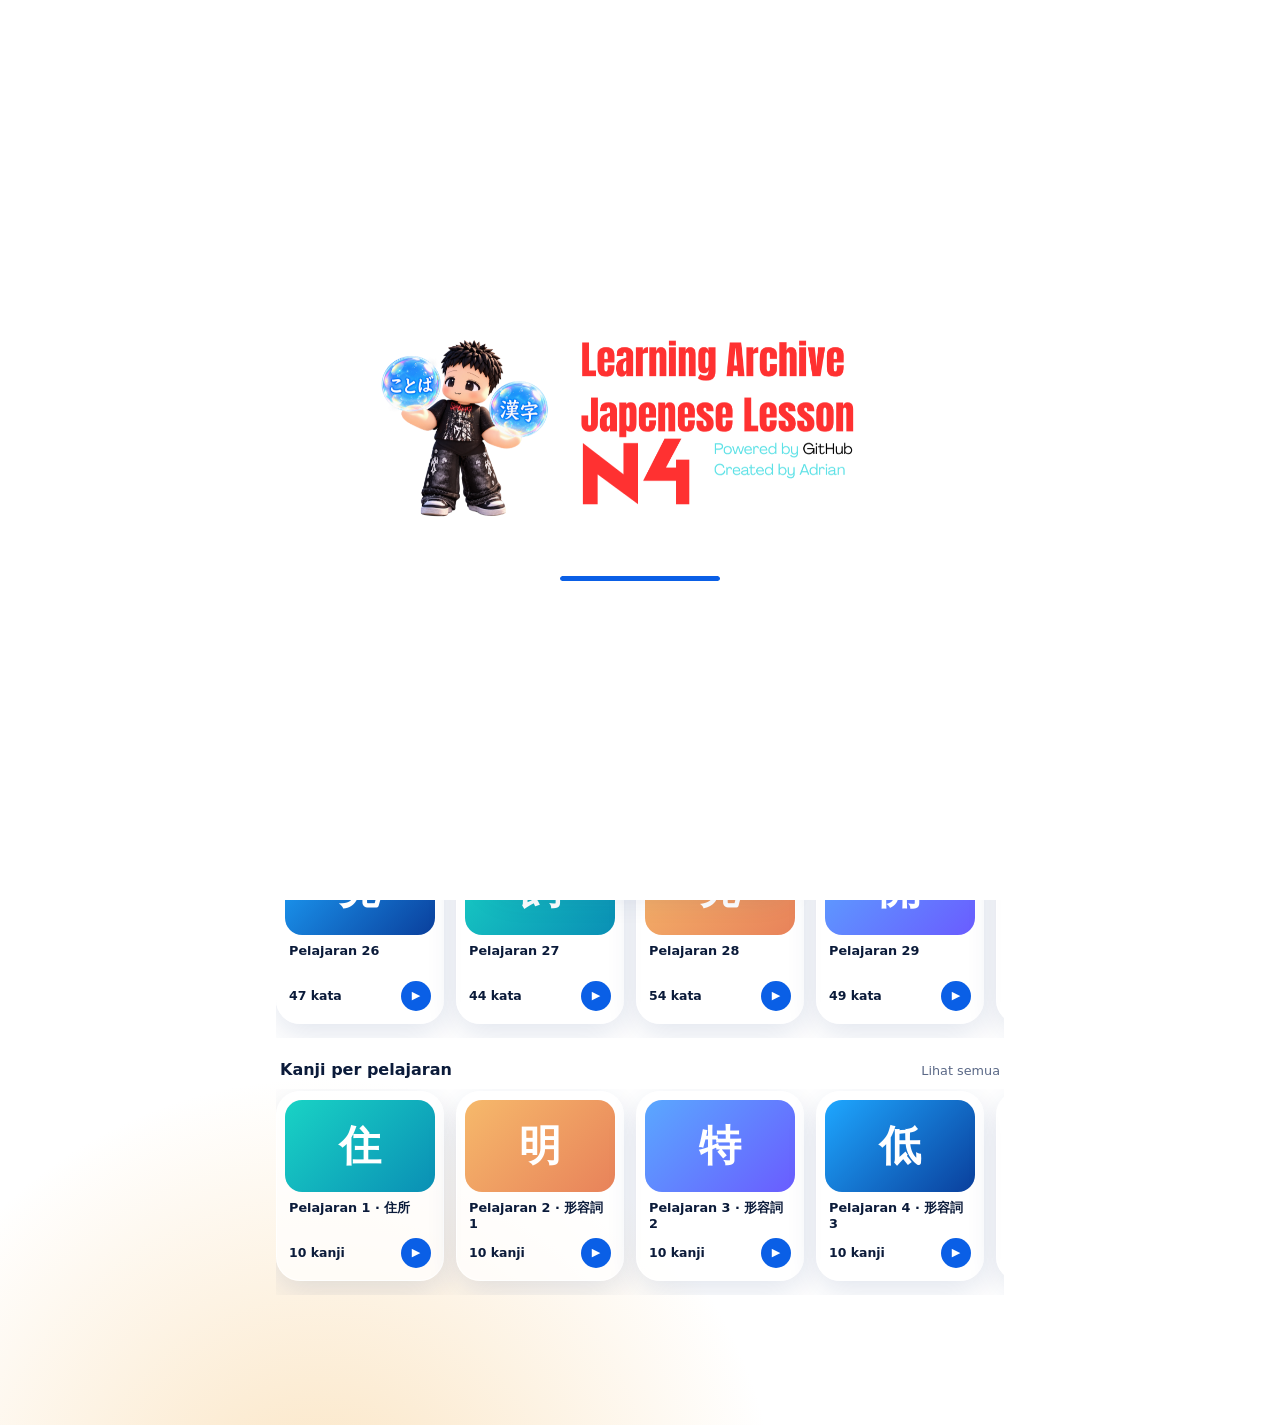
<file: index.html>
<!DOCTYPE html>
<html lang="id">
<head>
<meta charset="utf-8">
<meta name="viewport" content="width=device-width, initial-scale=1, viewport-fit=cover">
<meta name="theme-color" content="#86d5ff">
<title>Learning Archive · Japanese Lesson N4</title>
<meta name="description" content="Learning Archive: Japanese Lesson N4. Kotoba, Kanji and Grammar with flashcards and memorize mode.">
<link rel="manifest" href="./manifest.webmanifest">
<link rel="icon" type="image/png" href="./logo-icon.png">
<link rel="apple-touch-icon" href="./logo-icon.png">
<!-- Link preview. Most apps (WhatsApp, Facebook, Discord) need an ABSOLUTE URL for og:image:
     change it to https://YOUR-USERNAME.github.io/YOUR-REPO/bannerlogo1.png after deploying -->
<meta property="og:type" content="website">
<meta property="og:title" content="Learning Archive · Japanese Lesson N4">
<meta property="og:description" content="Kotoba, Kanji and Grammar for Japanese N4. Created by Adrian.">
<meta property="og:image" content="https://jp4.iankreidehuter.space/bannerlogo1.png">
<meta name="twitter:card" content="summary_large_image">
<meta name="twitter:image" content="https://jp4.iankreidehuter.space/bannerlogo1.png">
<link rel="stylesheet" href="./style.css?v=20261008b">
</head>
<body>
<div class="splash" id="splash" role="status" aria-label="Loading"><img src="./bannerlogo.png" alt="Learning Archive Japanese Lesson N4"><i class="load"></i></div>
<noscript><style>#splash{display:none}</style></noscript>
<div class="app" id="app">
  <main id="view" tabindex="-1" aria-live="polite"></main>
  <nav class="nav" id="nav" aria-label="Main navigation">
    <a href="#/home" data-r="home" aria-label="Home"><svg viewBox="0 0 24 24"><path d="M3 11l9-8 9 8v9a1 1 0 0 1-1 1h-5v-6H9v6H4a1 1 0 0 1-1-1z"/></svg></a>
    <a href="#/kotoba" data-r="kotoba" aria-label="Kotoba"><b>言</b><span>Kotoba</span></a>
    <a href="#/kanji" data-r="kanji" aria-label="Kanji"><b>字</b><span>Kanji</span></a>
    <a href="#/grammar" data-r="grammar" aria-label="Grammar"><b>文</b><span>Grammar</span></a>
    <a href="#/post" data-r="post" aria-label="Post"><svg viewBox="0 0 24 24"><path d="M21 15a2 2 0 0 1-2 2H8l-5 4V5a2 2 0 0 1 2-2h14a2 2 0 0 1 2 2z"/></svg><span>Post</span></a>
    <a href="#/search" data-r="search" aria-label="Search"><svg viewBox="0 0 24 24"><circle cx="11" cy="11" r="7"/><path d="M20 20l-4-4"/></svg><span>Search</span></a>
  </nav>
</div>
<noscript><p style="padding:2rem">JavaScript is required.</p></noscript>
<script src="./config.js"></script>
<script src="./script.js?v=20261008b"></script>
</body>
</html>
</file>
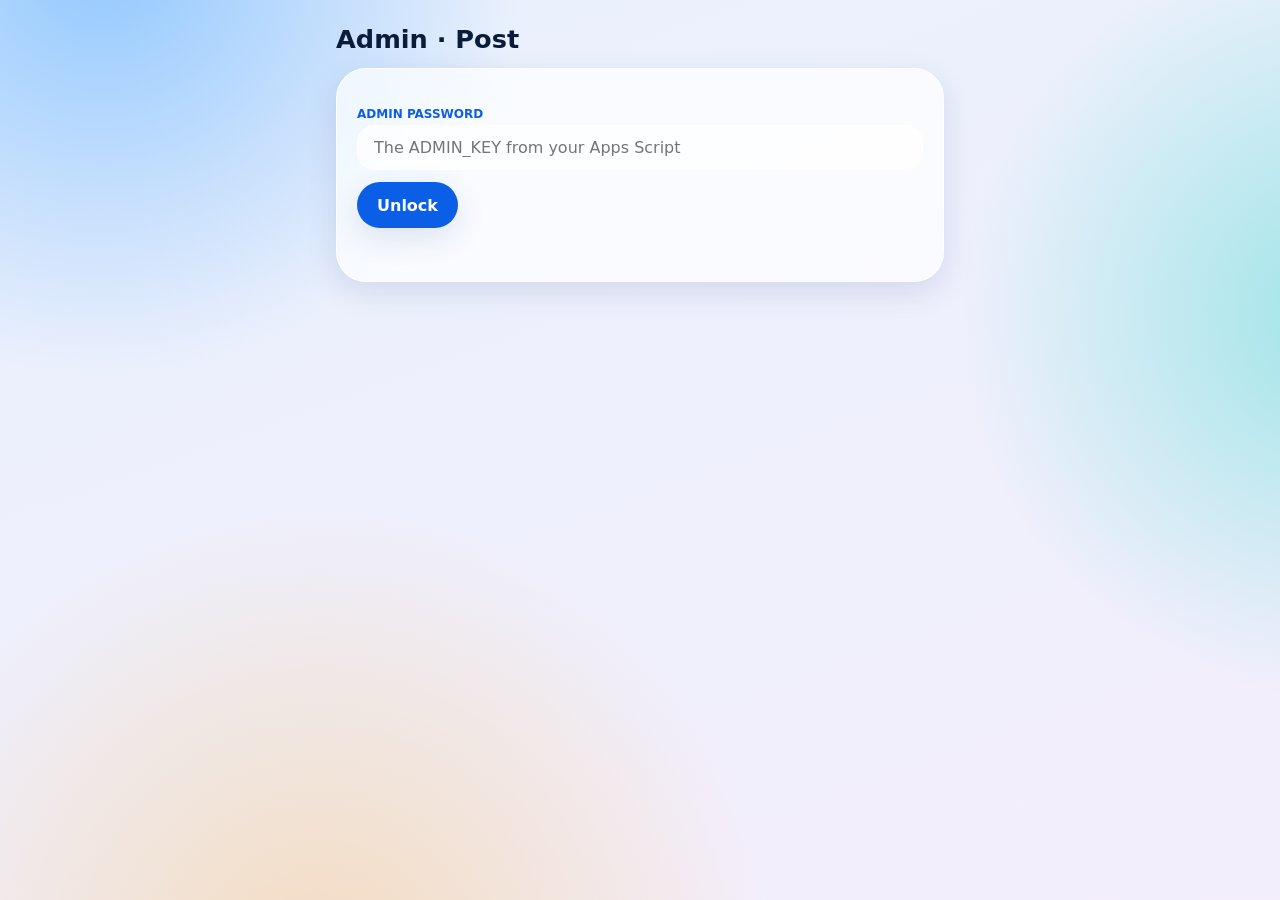
<file: admin.html>
<!DOCTYPE html>
<html lang="en">
<head>
<meta charset="utf-8">
<meta name="viewport" content="width=device-width, initial-scale=1, viewport-fit=cover">
<meta name="robots" content="noindex, nofollow">
<title>Admin · Learning Archive</title>
<link rel="icon" type="image/png" href="./logo-icon.png">
<link rel="stylesheet" href="./style.css?v=20261008b">
<style>
.adm{max-width:640px;margin:0 auto;padding:18px 16px 60px}
.adm h1{font:800 1.6rem var(--ui);margin:6px 0 14px}.adm h3{margin:18px 4px 8px;font-size:1rem}
.adm .detail{text-align:left;max-width:none;margin-bottom:14px}
.adm label{display:block;margin:12px 0 4px;font-size:.75rem;font-weight:700;color:var(--blue)}
.adm input[type=text],.adm input[type=password],.adm textarea{width:100%;padding:12px 16px;border-radius:18px;border:1px solid var(--bd);background:var(--glass2);color:var(--ink);font:inherit}
.adm textarea{min-height:120px;resize:vertical}
.adm input[type=file]{width:100%;font-size:.85rem}
.row2{display:flex;gap:10px;align-items:center;flex-wrap:wrap;margin-top:12px}
.adm .btn{min-height:46px}.adm .btn.del{background:#e5484d;min-height:36px;padding:0 14px;font-size:.8rem}
.prev{margin-top:10px;max-width:100%;max-height:260px;border-radius:18px;display:block}
.prog{height:8px;border-radius:9px;background:rgba(10,95,230,.16);margin-top:12px;overflow:hidden;display:none}.prog i{display:block;height:100%;width:0;background:var(--blue);transition:width .2s}
.st{margin-top:10px;font-size:.88rem;min-height:1.2em}.st.err{color:#e5484d}.st.ok{color:#16a34a}
.pi{display:flex;gap:10px;align-items:flex-start;padding:10px 0;border-top:1px solid var(--bd)}
.pi:first-child{border-top:0}.pi div{flex:1;min-width:0;font-size:.85rem;overflow-wrap:anywhere}.pi small{color:var(--mut)}
.av3{width:56px;height:56px;border-radius:50%;object-fit:cover;background:var(--glass)}
.hide{display:none}
</style>
</head>
<body>
<main class="adm">
  <h1>Admin · Post</h1>

  <section class="detail" id="login">
    <label for="key">ADMIN PASSWORD</label>
    <input type="password" id="key" autocomplete="current-password" placeholder="The ADMIN_KEY from your Apps Script">
    <div class="row2"><button class="btn" id="unlock">Unlock</button></div>
    <div class="st" id="lst"></div>
  </section>

  <div id="panel" class="hide">
    <section class="detail">
      <h3 style="margin-top:0">Profile (shown on every post)</h3>
      <label for="un">USERNAME</label><input type="text" id="un" maxlength="40" placeholder="Your display name">
      <label for="avf">PROFILE PICTURE (uploaded when you save or publish)</label><input type="file" id="avf" accept="image/*">
      <img class="prev av3" id="avp" alt="" style="display:none;margin-top:10px">
      <div class="row2"><button class="btn" id="saveprof">Save profile</button></div>
      <div class="st" id="pst"></div>
    </section>

    <section class="detail">
      <h3 style="margin-top:0">New post</h3>
      <label for="cap">CAPTION</label><textarea id="cap" maxlength="5000" placeholder="Write something…"></textarea>
      <label for="mf">IMAGE OR VIDEO (optional)</label><input type="file" id="mf" accept="image/*,video/*">
      <div id="mprev"></div>
      <div class="prog" id="prog"><i></i></div>
      <div class="row2"><button class="btn" id="pub">Publish</button></div>
      <div class="st" id="st"></div>
    </section>

    <section class="detail">
      <h3 style="margin-top:0">Recent posts</h3>
      <div id="recent">Loading…</div>
    </section>
  </div>
</main>
<script src="./config.js"></script>
<script>
(() => {
  'use strict';
  const API = (window.N4_API || '').trim(), $ = id => document.getElementById(id);
  const esc = s => String(s ?? '').replace(/[&<>"']/g, c => ({ '&': '&amp;', '<': '&lt;', '>': '&gt;', '"': '&quot;', "'": '&#39;' }[c]));
  // match the app's saved theme
  try { const c = JSON.parse(localStorage.getItem('n4_cfg') || '{}'); document.documentElement.dataset.theme = c.theme || 'light'; document.documentElement.dataset.glass = c.glass || 'frosted'; } catch (e) {}
  let key = sessionStorage.getItem('n4_admin_key') || '';
  let prof = {}; try { prof = JSON.parse(localStorage.getItem('n4_admin_prof') || '{}'); } catch (e) {}
  const say = (id, msg, cls = '') => { const el = $(id); el.textContent = msg; el.className = 'st ' + cls; };
  const thumb = (id, w) => `https://drive.google.com/thumbnail?id=${encodeURIComponent(id)}&sz=w${w}`;

  // text/plain keeps the request "simple", so the browser sends no CORS preflight to Apps Script
  async function api(action, data = {}) {
    if (!API) throw new Error('config.js has no Apps Script URL yet');
    const r = await fetch(API, { method: 'POST', headers: { 'Content-Type': 'text/plain;charset=utf-8' }, body: JSON.stringify({ action, key, ...data }) });
    const j = await r.json();
    if (!j.ok) throw new Error(j.error || 'Request failed');
    return j;
  }
  // images are shrunk to max 1600 px JPEG before upload (fast + saves Drive space); GIFs and videos are sent as they are
  async function prep(f) {
    if (!f.type.startsWith('image/') || f.type === 'image/gif') return f;
    const bmp = await createImageBitmap(f), s = Math.min(1, 1600 / Math.max(bmp.width, bmp.height));
    const c = Object.assign(document.createElement('canvas'), { width: Math.round(bmp.width * s), height: Math.round(bmp.height * s) });
    c.getContext('2d').drawImage(bmp, 0, 0, c.width, c.height);
    const blob = await new Promise(r => c.toBlob(r, 'image/jpeg', .85));
    return new File([blob], f.name.replace(/\.[^.]+$/, '') + '.jpg', { type: 'image/jpeg' });
  }
  const b64 = f => new Promise((res, rej) => { const r = new FileReader(); r.onload = () => res(String(r.result).split(',')[1]); r.onerror = rej; r.readAsDataURL(f); });
  async function upload(file, onProg) {
    const data = await b64(file), SZ = 1500000, total = Math.max(1, Math.ceil(data.length / SZ));
    const uid = (crypto.randomUUID ? crypto.randomUUID() : Date.now() + '' + Math.random()).replace(/[^\w-]/g, '');
    for (let i = 0; i < total; i++) { await api('chunk', { uploadId: uid, index: i, total, data: data.slice(i * SZ, (i + 1) * SZ) }); onProg((i + 1) / (total + 1)); }
    const j = await api('finish', { uploadId: uid, total, name: file.name, mime: file.type });
    onProg(1); return j;
  }
  const bar = p => { const b = $('prog'); b.style.display = p == null ? 'none' : 'block'; b.firstElementChild.style.width = Math.round((p || 0) * 100) + '%'; };

  async function enter() {
    $('login').classList.add('hide'); $('panel').classList.remove('hide');
    $('un').value = prof.username || '';
    if (prof.avatarId) { $('avp').src = thumb(prof.avatarId, 160); $('avp').style.display = 'block'; }
    loadRecent();
  }
  $('unlock').onclick = async () => {
    key = $('key').value; say('lst', 'Checking…');
    try { await api('ping'); sessionStorage.setItem('n4_admin_key', key); enter(); } catch (e) { say('lst', e.message, 'err'); }
  };
  $('key').onkeydown = e => { if (e.key === 'Enter') $('unlock').click(); };

  $('saveprof').onclick = async () => {
    const name = $('un').value.trim(), f = $('avf').files[0];
    if (!name) return say('pst', 'Enter a username', 'err');
    try {
      prof.username = name;
      if (f) { say('pst', 'Uploading picture…'); prof.avatarId = (await upload(await prep(f), () => {})).fileId; $('avp').src = thumb(prof.avatarId, 160); $('avp').style.display = 'block'; }
      localStorage.setItem('n4_admin_prof', JSON.stringify(prof)); say('pst', 'Profile saved', 'ok');
    } catch (e) { say('pst', e.message, 'err'); }
  };

  $('mf').onchange = () => {
    const f = $('mf').files[0], box = $('mprev'); box.innerHTML = '';
    if (!f) return;
    const url = URL.createObjectURL(f);
    box.innerHTML = f.type.startsWith('video/') ? `<video class="prev" src="${url}" controls></video>` : `<img class="prev" src="${url}" alt="">`;
  };

  $('pub').onclick = async () => {
    const caption = $('cap').value.trim(), f = $('mf').files[0], username = ($('un').value || prof.username || '').trim(), af = $('avf').files[0];
    if (!username) return say('st', 'Save your profile (username) first', 'err');
    if (!caption && !f) return say('st', 'Write a caption or choose a file', 'err');
    if (f && f.type.startsWith('video/') && f.size > 25 * 1024 * 1024) return say('st', 'Video is larger than 25 MB. Compress it first.', 'err');
    $('pub').disabled = true;
    try {
      let mediaId = '', mediaType = '';
      // a profile picture chosen above is uploaded now, even if "Save profile" was never pressed
      if (af) { say('st', 'Uploading profile picture…'); prof.avatarId = (await upload(await prep(af), () => {})).fileId; $('avf').value = ''; $('avp').src = thumb(prof.avatarId, 160); $('avp').style.display = 'block'; }
      prof.username = username; localStorage.setItem('n4_admin_prof', JSON.stringify(prof));
      if (f) { say('st', 'Uploading…'); mediaId = (await upload(await prep(f), bar)).fileId; mediaType = f.type.startsWith('video/') ? 'video' : 'image'; }
      say('st', 'Saving post…');
      const made = await api('create', { username, avatarId: prof.avatarId || '', caption, mediaId, mediaType });
      $('cap').value = ''; $('mf').value = ''; $('mprev').innerHTML = ''; bar(null);
      say('st', 'Published! Notification: ' + (made.push || 'n/a') + '. The post shows in the app within a minute.', made.push === 'sent' || !made.push ? 'ok' : 'err'); loadRecent();
    } catch (e) { bar(null); say('st', e.message, 'err'); }
    $('pub').disabled = false;
  };

  async function loadRecent() {
    try {
      const { posts } = await api('list');
      $('recent').innerHTML = posts.length ? posts.map(p => `<div class="pi">
        ${p.mediaId && p.mediaType === 'image' ? `<img class="av3" style="border-radius:12px" src="${thumb(p.mediaId, 160)}" alt="">` : ''}
        <div><b>${esc(p.username)}</b> <small>${esc(new Date(p.timestamp).toLocaleString())}</small><br>${esc((p.caption || '').slice(0, 140))}${p.mediaType === 'video' ? ' <small>🎬 video</small>' : ''}</div>
        <button class="btn del" data-id="${esc(p.id)}">Delete</button></div>`).join('') : 'No posts yet.';
    } catch (e) { $('recent').textContent = e.message; }
  }
  $('recent').onclick = async e => {
    const b = e.target.closest('[data-id]');
    if (!b || !confirm('Delete this post?')) return;
    b.disabled = true;
    try { await api('delete', { id: b.dataset.id }); loadRecent(); } catch (err) { alert(err.message); b.disabled = false; }
  };

  if (key) api('ping').then(enter).catch(() => { sessionStorage.removeItem('n4_admin_key'); });   // reuse the password for this browser session
})();
</script>
</body>
</html>
</file>
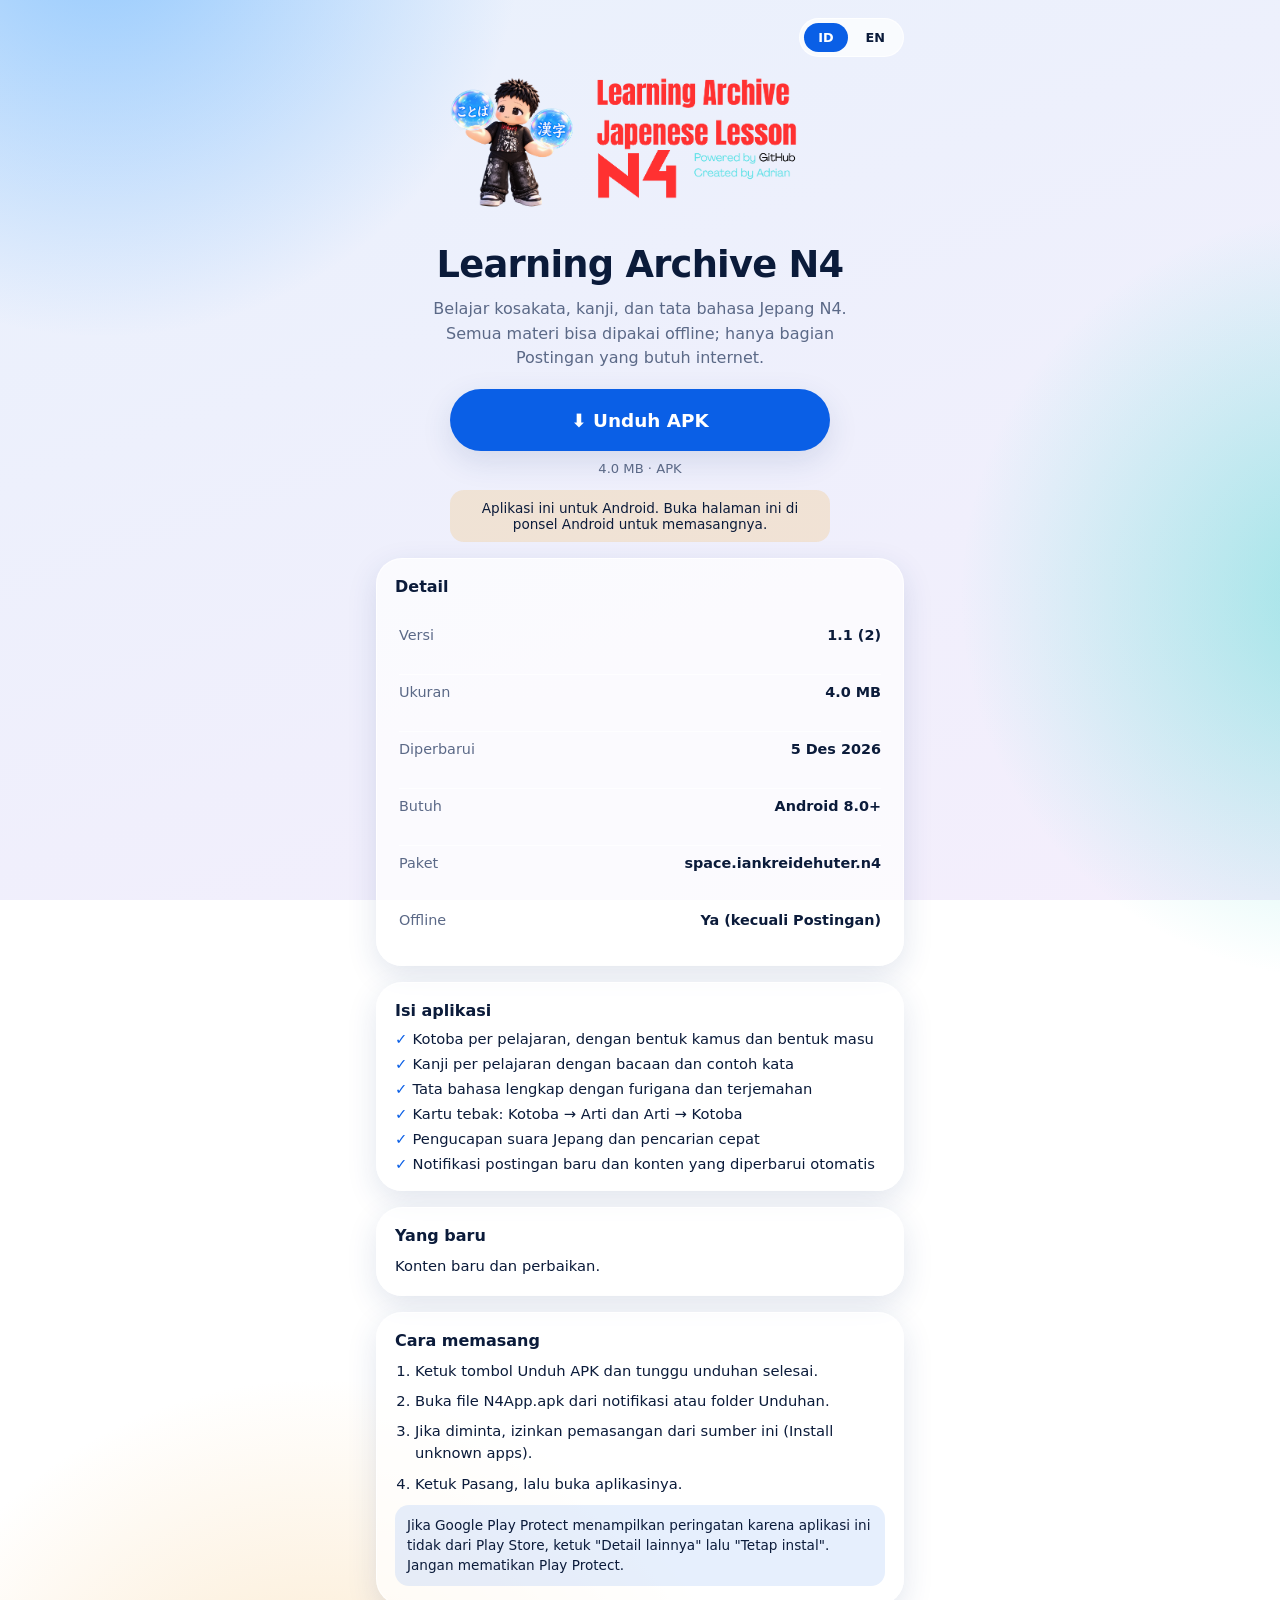
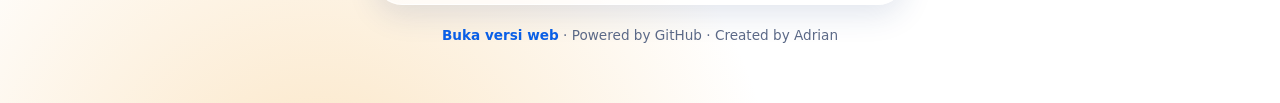
<file: download.html>
<!DOCTYPE html>
<html lang="id">
<head>
<meta charset="utf-8">
<meta name="viewport" content="width=device-width, initial-scale=1, viewport-fit=cover">
<meta name="theme-color" content="#0a5fe6">
<title>Download · Learning Archive N4</title>
<meta name="description" content="Download the Learning Archive N4 Android app: Japanese N4 kotoba, kanji and grammar, works offline.">
<link rel="icon" type="image/png" href="./logo-icon.png">
<link rel="apple-touch-icon" href="./logo-icon.png">
<meta property="og:type" content="website">
<meta property="og:title" content="Learning Archive N4 · Download the Android app">
<meta property="og:description" content="Japanese N4 kotoba, kanji and grammar. Works offline. Free APK.">
<meta property="og:image" content="https://jp4.iankreidehuter.space/bannerlogo1.png">
<meta property="og:url" content="https://jp4.iankreidehuter.space/download.html">
<meta name="twitter:card" content="summary_large_image">
<meta name="twitter:image" content="https://jp4.iankreidehuter.space/bannerlogo1.png">
<link rel="stylesheet" href="./style.css?v=20261018">
<style>
.dl{max-width:560px;margin:0 auto;padding:18px 16px 60px;text-align:center}
.top{display:flex;justify-content:flex-end;margin-bottom:6px}
.lang{display:inline-flex;gap:4px;padding:4px;border-radius:99px;background:var(--glass2);border:1px solid var(--bd)}
.lang button{padding:7px 14px;border-radius:99px;font-weight:700;font-size:.8rem}.lang button.on{background:var(--blue);color:#fff}
.logo{display:block;width:min(86%,380px);height:auto;margin:6px auto 10px}
.dl h1{font:800 clamp(1.7rem,7vw,2.3rem)/1.15 var(--ui);letter-spacing:-.02em}
.lead{margin:10px auto 18px;max-width:440px;color:var(--mut);line-height:1.55}
.btn.big{display:flex;width:100%;max-width:380px;margin:0 auto;min-height:62px;font-size:1.15rem}
.sub{margin-top:10px;font-size:.82rem;color:var(--mut)}
.card{margin:16px 0 0;padding:18px;border-radius:26px;text-align:left;background:var(--glass2);border:1px solid var(--bd);box-shadow:var(--sh)}
.card h2{font-size:1rem;margin-bottom:10px}
.row{display:flex;justify-content:space-between;gap:12px;padding:9px 0;border-top:1px solid var(--bd);font-size:.9rem}
.row:first-of-type{border-top:0}.row span{color:var(--mut)}.row b{text-align:right;overflow-wrap:anywhere}
.feat{display:grid;gap:8px;margin:0;padding:0;list-style:none;font-size:.92rem}.feat li::before{content:"✓ ";color:var(--blue);font-weight:800}
.steps{margin:0;padding-left:20px;display:grid;gap:8px;font-size:.92rem;line-height:1.5}
.note{margin-top:10px;padding:10px 12px;border-radius:14px;background:rgba(10,95,230,.1);font-size:.85rem;line-height:1.5}
.warn{display:none;margin:14px auto 0;max-width:380px;padding:10px 14px;border-radius:14px;background:rgba(245,166,35,.18);font-size:.85rem}
#notes{white-space:pre-line;font-size:.92rem;line-height:1.5}
.foot{margin-top:22px;font-size:.85rem;color:var(--mut)}.foot a{color:var(--blue);font-weight:700}
</style>
</head>
<body>
<main class="dl">
  <div class="top"><div class="lang" role="group" aria-label="Language"><button id="l-id" data-l="id">ID</button><button id="l-en" data-l="en">EN</button></div></div>
  <img class="logo" src="./bannerlogo.png" alt="Learning Archive Japanese Lesson N4">
  <h1 data-t="title"></h1>
  <p class="lead" data-t="lead"></p>

  <a class="btn big" id="dl" href="./apkupdate/N4App.apk" download><span data-t="btn"></span></a>
  <div class="sub" id="sub"></div>
  <div class="warn" id="warn" data-t="warn"></div>

  <section class="card">
    <h2 data-t="detTitle"></h2>
    <div class="row"><span data-t="rVer"></span><b id="v">…</b></div>
    <div class="row"><span data-t="rSize"></span><b id="sz">…</b></div>
    <div class="row"><span data-t="rUpd"></span><b id="up">…</b></div>
    <div class="row"><span data-t="rAnd"></span><b>Android 8.0+</b></div>
    <div class="row"><span data-t="rPkg"></span><b>space.iankreidehuter.n4</b></div>
    <div class="row"><span data-t="rOff"></span><b data-t="rOffV"></b></div>
  </section>

  <section class="card">
    <h2 data-t="featTitle"></h2>
    <ul class="feat">
      <li data-t="f1"></li><li data-t="f2"></li><li data-t="f3"></li><li data-t="f4"></li><li data-t="f5"></li><li data-t="f6"></li>
    </ul>
  </section>

  <section class="card" id="newbox" style="display:none">
    <h2 data-t="newTitle"></h2>
    <div id="notes"></div>
  </section>

  <section class="card">
    <h2 data-t="insTitle"></h2>
    <ol class="steps"><li data-t="s1"></li><li data-t="s2"></li><li data-t="s3"></li><li data-t="s4"></li></ol>
    <div class="note" data-t="pp"></div>
  </section>

  <p class="foot"><a href="./index.html" data-t="web"></a> · Powered by GitHub · Created by Adrian</p>
</main>
<script>
(() => {
  'use strict';
  const TXT = {
    id: {
      title: 'Learning Archive N4', lead: 'Belajar kosakata, kanji, dan tata bahasa Jepang N4. Semua materi bisa dipakai offline; hanya bagian Postingan yang butuh internet.',
      btn: '⬇ Unduh APK', detTitle: 'Detail', rVer: 'Versi', rSize: 'Ukuran', rUpd: 'Diperbarui', rAnd: 'Butuh', rPkg: 'Paket', rOff: 'Offline', rOffV: 'Ya (kecuali Postingan)',
      featTitle: 'Isi aplikasi', f1: 'Kotoba per pelajaran, dengan bentuk kamus dan bentuk masu', f2: 'Kanji per pelajaran dengan bacaan dan contoh kata',
      f3: 'Tata bahasa lengkap dengan furigana dan terjemahan', f4: 'Kartu tebak: Kotoba → Arti dan Arti → Kotoba', f5: 'Pengucapan suara Jepang dan pencarian cepat', f6: 'Notifikasi postingan baru dan konten yang diperbarui otomatis',
      newTitle: 'Yang baru', insTitle: 'Cara memasang', s1: 'Ketuk tombol Unduh APK dan tunggu unduhan selesai.', s2: 'Buka file N4App.apk dari notifikasi atau folder Unduhan.',
      s3: 'Jika diminta, izinkan pemasangan dari sumber ini (Install unknown apps).', s4: 'Ketuk Pasang, lalu buka aplikasinya.',
      pp: 'Jika Google Play Protect menampilkan peringatan karena aplikasi ini tidak dari Play Store, ketuk "Detail lainnya" lalu "Tetap instal". Jangan mematikan Play Protect.',
      web: 'Buka versi web', warn: 'Aplikasi ini untuk Android. Buka halaman ini di ponsel Android untuk memasangnya.', size: 'Ukuran file', ver: 'Versi'
    },
    en: {
      title: 'Learning Archive N4', lead: 'Study Japanese N4 kotoba, kanji and grammar. Everything works offline; only the Post section needs the internet.',
      btn: '⬇ Download APK', detTitle: 'Details', rVer: 'Version', rSize: 'Size', rUpd: 'Updated', rAnd: 'Requires', rPkg: 'Package', rOff: 'Offline', rOffV: 'Yes (except Posts)',
      featTitle: "What's inside", f1: 'Kotoba by lesson, with dictionary and masu forms', f2: 'Kanji by lesson with readings and example words',
      f3: 'Full grammar with furigana and translations', f4: 'Guess cards: Kotoba → Meaning and Meaning → Kotoba', f5: 'Japanese pronunciation and fast search', f6: 'New-post notifications and automatic content updates',
      newTitle: "What's new", insTitle: 'How to install', s1: 'Tap Download APK and wait for the download to finish.', s2: 'Open N4App.apk from the notification or your Downloads folder.',
      s3: 'If asked, allow installing from this source (Install unknown apps).', s4: 'Tap Install, then open the app.',
      pp: 'If Google Play Protect shows a warning because the app is not from the Play Store, tap "More details" then "Install anyway". Do not turn Play Protect off.',
      web: 'Open the web version', warn: 'This app is for Android. Open this page on an Android phone to install it.', size: 'File size', ver: 'Version'
    }
  };
  let lang = 'id';
  try { const c = JSON.parse(localStorage.getItem('n4_cfg') || '{}'); lang = c.lang || (/^en/i.test(navigator.language) ? 'en' : 'id'); } catch (e) {}
  let info = null;

  const apply = () => {
    document.documentElement.lang = lang;
    document.querySelectorAll('[data-t]').forEach(el => { el.textContent = TXT[lang][el.dataset.t]; });
    document.getElementById('l-id').classList.toggle('on', lang === 'id');
    document.getElementById('l-en').classList.toggle('on', lang === 'en');
    if (info) {
      const notes = info[lang === 'id' ? 'notes_id' : 'notes_en'] || info.notes || '';
      document.getElementById('notes').textContent = notes;
      document.getElementById('newbox').style.display = notes ? 'block' : 'none';
    }
  };
  document.querySelectorAll('.lang button').forEach(b => b.onclick = () => { lang = b.dataset.l; try { const c = JSON.parse(localStorage.getItem('n4_cfg') || '{}'); c.lang = lang; localStorage.setItem('n4_cfg', JSON.stringify(c)); } catch (e) {} apply(); });
  apply();

  if (!/Android/i.test(navigator.userAgent)) document.getElementById('warn').style.display = 'block';

  // read apkupdate/version.json so the page always shows the current version and file name
  const t = '?t=' + Date.now();
  fetch('./apkupdate/version.json' + t, { cache: 'no-store' }).then(r => r.ok ? r.json() : Promise.reject()).then(j => {
    info = j;
    const file = j.apk || 'N4App.apk', url = './apkupdate/' + encodeURIComponent(file);
    document.getElementById('dl').href = url;
    document.getElementById('v').textContent = (j.versionName || '') + (j.versionCode ? ' (' + j.versionCode + ')' : '');
    apply();
    return fetch(url, { method: 'HEAD', cache: 'no-store' });
  }).then(r => {
    if (!r || !r.ok) throw 0;
    const len = +r.headers.get('content-length'), lm = r.headers.get('last-modified');
    if (len) { const mb = (len / 1048576).toFixed(1) + ' MB'; document.getElementById('sz').textContent = mb; document.getElementById('sub').textContent = mb + ' · APK'; }
    if (lm) document.getElementById('up').textContent = new Date(lm).toLocaleDateString(lang === 'id' ? 'id-ID' : 'en-GB', { dateStyle: 'medium' });
  }).catch(() => {
    ['v', 'sz', 'up'].forEach(id => { const el = document.getElementById(id); if (el.textContent === '…') el.textContent = '—'; });
  });
})();
</script>
</body>
</html>
</file>
<file: style.css>
/* Protection layer: no selection, no iOS long-press callout, no dragging; inputs stay usable */
html,body,*{-webkit-touch-callout:none;-webkit-user-select:none;user-select:none;-webkit-tap-highlight-color:transparent}
a,img,svg{-webkit-user-drag:none;user-drag:none}
input,textarea{-webkit-user-select:text;user-select:text}

/* ===== Design tokens: theme (light/dark) x glass style (frosted/clear/blur) ===== */
:root{--ink:#0b1b3a;--mut:#5b6987;--blue:#0a5fe6;--bg1:#e9f1fc;--bg2:#f4eefc;--glass:rgba(255,255,255,.5);--glass2:rgba(255,255,255,.7);--bd:rgba(255,255,255,.8);--blur:22px;--sh:0 10px 30px rgba(30,60,120,.13);--r:26px;
--jp:"Hiragino Sans","Hiragino Kaku Gothic ProN","Noto Sans JP","Yu Gothic UI","Yu Gothic",Meiryo,system-ui,sans-serif;--ui:system-ui,-apple-system,"Segoe UI",Roboto,var(--jp)}
[data-theme=dark]{--ink:#eaf1ff;--mut:#a2b2d1;--blue:#3b8bff;--bg1:#09101f;--bg2:#111d3a;--glass:rgba(28,42,76,.5);--glass2:rgba(40,58,102,.6);--bd:rgba(255,255,255,.15);--sh:0 12px 34px rgba(0,0,0,.45)}
[data-glass=clear]{--blur:7px;--glass:rgba(255,255,255,.2);--glass2:rgba(255,255,255,.3);--bd:rgba(255,255,255,.95)}
[data-theme=dark][data-glass=clear]{--glass:rgba(255,255,255,.06);--glass2:rgba(255,255,255,.1);--bd:rgba(255,255,255,.45)}
[data-glass=blur]{--blur:46px}
*{box-sizing:border-box;margin:0}
body{font-family:var(--ui);color:var(--ink);min-height:100dvh;-webkit-text-size-adjust:100%;
background:radial-gradient(55vmax 55vmax at 8% -5%,rgba(60,160,255,.5),transparent 60%),radial-gradient(50vmax 50vmax at 105% 35%,rgba(25,211,197,.38),transparent 60%),radial-gradient(60vmax 60vmax at 25% 108%,rgba(246,200,130,.5),transparent 60%),linear-gradient(160deg,var(--bg1),var(--bg2)) fixed}
a{color:inherit;text-decoration:none}
button{font:inherit;color:inherit;cursor:pointer;border:0;background:none}
:focus-visible{outline:3px solid var(--blue);outline-offset:2px}
.app{max-width:760px;margin:0 auto;min-height:100dvh}
main{outline:0}
.page{padding:calc(18px + var(--sat,0px)) 16px 130px;animation:fade .3s ease both}
@keyframes fade{from{opacity:0;transform:translateY(8px)}}

/* glass surfaces. Blur only on a few big elements (fast); list rows use a plain translucent fill */
.item,.kitem,.thumb,.chan,.chip,.msg,.pill,.ex,.forms div,.gx,.pola,.seg,.circ,.search,.nav,.detail,.face,.btn.ghost,.slide{background:var(--glass2);border:1px solid var(--bd);box-shadow:var(--sh)}
.nav,.detail,.face,.search,.circ,.btn.ghost{-webkit-backdrop-filter:blur(var(--blur)) saturate(1.5);backdrop-filter:blur(var(--blur)) saturate(1.5)}
.ex,.forms div,.gx,.pola{box-shadow:none;background:var(--glass)}

/* floating pill nav: active item expands with its label */
.nav{position:fixed;left:50%;bottom:calc(14px + var(--sab,0px) + env(safe-area-inset-bottom,0px));transform:translateX(-50%);z-index:20;display:flex;gap:4px;padding:6px;border-radius:99px;max-width:96vw}
.nav a{display:flex;align-items:center;gap:6px;height:48px;min-width:46px;justify-content:center;padding:0 12px;border-radius:99px;color:var(--mut);transition:background .25s,color .25s,padding .25s}
.nav svg{width:22px;height:22px;fill:none;stroke:currentColor;stroke-width:2;stroke-linecap:round;stroke-linejoin:round}
.nav b{font:700 1.25rem var(--jp)}.nav span{display:none;font-weight:700;font-size:.88rem}
.nav a.on{background:var(--blue);color:#fff;padding:0 18px}.nav a.on span{display:inline}

/* home */
.top{display:flex;align-items:center;justify-content:space-between;margin-bottom:14px}
.brand{display:block}.brand img{display:block;height:46px;width:auto;max-width:60vw}
.tools{display:flex;gap:8px}
.circ{width:44px;height:44px;flex:none;border-radius:50%;display:grid;place-items:center;font-size:1.1rem}
.hi{font:800 clamp(1.9rem,8vw,2.6rem)/1.1 var(--ui);letter-spacing:-.02em;margin:6px 2px 14px}.hi span{color:var(--mut)}
.pills{display:flex;gap:8px;flex-wrap:wrap}
.pill{padding:9px 14px;border-radius:99px;font-size:.82rem;font-weight:600}.pill.on{background:var(--blue);border-color:var(--blue);color:#fff}
.hero{margin:34px 4px 18px}
.hcards{display:grid;touch-action:pan-y;padding-top:30px}
.hcard{grid-area:1/1;min-height:250px;padding:20px;border-radius:30px;color:#fff;background:linear-gradient(150deg,#1a73ff,#0553d1);box-shadow:0 18px 42px rgba(10,95,230,.4);transform-origin:50% 100%;transition:transform .35s ease,opacity .35s ease;will-change:transform}
.hcard.kc2{background:linear-gradient(150deg,#13b8a6,#0a7fb8);box-shadow:0 18px 42px rgba(10,150,170,.4)}
.wd.kk{font-size:clamp(4rem,22vw,6rem);line-height:1.2;margin-top:6px}.kr{margin-top:6px;font-size:.85rem;opacity:.95}
.hdots{display:flex;gap:6px;justify-content:center;margin:16px 0 8px}.hdots i{width:7px;height:7px;border-radius:9px;background:rgba(10,95,230,.25);transition:width .3s,background .3s;cursor:pointer}.hdots i.on{width:22px;background:var(--blue)}
.hprog{height:3px;border-radius:9px;background:rgba(10,95,230,.15);margin:0 36px;overflow:hidden}.hprog i{display:block;height:100%;background:var(--blue);transform-origin:left;animation:fill 7s linear both}
.r2{display:flex;justify-content:space-between;align-items:center}
.tag{padding:6px 12px;border-radius:99px;background:rgba(255,255,255,.22);font-size:.75rem;font-weight:700}
.wd{margin-top:18px;font:800 clamp(2.4rem,12vw,3.6rem)/1.5 var(--jp)}.wd rt{font:600 .3em var(--jp);color:#cfe3ff}
.wm{font:700 1.3rem var(--ui);opacity:.95}
.hb{display:flex;gap:10px;margin-top:18px}.hb .btn{flex:1}
.btn.white{background:#fff;color:var(--blue)}.btn.line{background:rgba(255,255,255,.2);color:#fff}
.row{display:flex;justify-content:space-between;align-items:baseline;margin:22px 4px 10px}.row h3{font-size:1rem}.row a{font-size:.8rem;color:var(--mut)}
.hs{display:flex;gap:12px;overflow-x:auto;padding:2px 2px 14px;scroll-snap-type:x mandatory;scrollbar-width:none}.hs::-webkit-scrollbar{display:none}
.chan{flex:1 0 96px;scroll-snap-align:start;border-radius:20px;padding:14px 8px;text-align:center;font-size:.78rem;font-weight:700}
.chan b{display:block;font:800 1.5rem var(--jp);color:var(--blue)}.chan.off{opacity:.55}
.thumb{flex:0 0 168px;scroll-snap-align:start;border-radius:24px;padding:8px 8px 12px}
.thumb .pic{height:92px;border-radius:17px;display:grid;place-items:center;font:800 2.6rem var(--jp);color:#fff;background:linear-gradient(135deg,var(--c1),var(--c2))}
.thumb strong{display:block;margin:8px 4px 6px;font-size:.8rem;line-height:1.25;height:2.5em;overflow:hidden}
.thumb .meta{display:flex;justify-content:space-between;align-items:center;margin:0 4px;font-size:.78rem;font-weight:700}
.play-s{width:30px;height:30px;flex:none;border-radius:50%;background:var(--blue);color:#fff;display:grid;place-items:center;font-size:.7rem}

/* lists */
.head{display:flex;align-items:center;gap:10px;margin-bottom:12px}.head h2{flex:1;font-size:1.35rem}
.search{width:100%;height:50px;padding:0 20px;border-radius:99px;font:inherit;color:var(--ink)}.search::placeholder{color:var(--mut)}
.chips{display:flex;gap:8px;overflow-x:auto;padding:12px 2px 4px;scrollbar-width:none}.chips::-webkit-scrollbar{display:none}
.chip{flex:none;padding:8px 14px;border-radius:99px;font-size:.78rem;font-weight:600}.chip.on{background:var(--blue);border-color:var(--blue);color:#fff}
.count{margin:12px 4px 8px;font-size:.8rem;color:var(--mut)}
.list{display:grid;gap:10px;grid-template-columns:repeat(auto-fill,minmax(280px,1fr))}
.grp{grid-column:1/-1;display:flex;justify-content:space-between;align-items:center;gap:8px;margin:14px 0 2px;padding:10px 14px;border-radius:16px;background:var(--blue);color:#fff;font-size:.85rem;line-height:1.3;position:sticky;top:6px;z-index:2}
.grp span{flex:none;min-width:28px;padding:2px 8px;border-radius:99px;background:rgba(255,255,255,.25);text-align:center;font-size:.75rem}
.item{display:flex;align-items:center;gap:12px;padding:12px 14px;border-radius:22px;overflow-wrap:anywhere;transition:transform .2s}.item:hover{transform:translateY(-2px)}
.item .t{flex:1;min-width:0}.item .h{font:600 .85rem var(--jp);color:var(--blue)}.item .k{font:800 1.45rem/1.25 var(--jp)}.item .m{font-size:.88rem}
.mk{font-size:.8rem;color:var(--blue);font-weight:800}
.df{margin-top:2px;font-size:.78rem;color:var(--mut)}.df b{font:700 .9rem var(--jp);color:var(--ink)}
.badge{display:inline-block;margin-top:4px;padding:2px 10px;border-radius:99px;background:rgba(10,95,230,.14);color:var(--blue);font-size:.7rem;font-weight:700}
.mbar{height:5px;border-radius:9px;background:rgba(10,95,230,.15);margin-top:7px;overflow:hidden}.mbar i{display:block;height:100%;background:var(--blue)}
.sentinel{grid-column:1/-1;height:1px}
.kgrid{display:grid;grid-template-columns:repeat(auto-fill,minmax(150px,1fr));gap:10px}.kgrid .grp{margin-top:14px}
.kitem{padding:14px 10px;border-radius:22px;text-align:center;overflow-wrap:anywhere}
.kitem .big{font:800 3rem/1.15 var(--jp)}.kitem .m{font-weight:700;font-size:.85rem}.kitem .rd{margin-top:6px;font-size:.72rem;color:var(--mut);text-align:left}
.msg{padding:26px;border-radius:22px;text-align:center;grid-column:1/-1}.sub{margin:16px 4px 8px;font-size:.95rem}

/* detail + flash cards */
.fc,.detail{max-width:560px;margin:0 auto;padding:26px 20px;border-radius:30px;text-align:center;overflow-wrap:anywhere}
.fc{background:var(--glass2);border:1px solid var(--bd);box-shadow:var(--sh)}
.fc .h{font:600 1.3rem var(--jp);color:var(--blue)}
.fc .k,.detail .k{font:800 clamp(3.6rem,22vw,6.5rem)/1.15 var(--jp)}.k.w{font-size:clamp(2.2rem,12vw,3.6rem)!important}
.fc .m,.detail .m{font:700 1.35rem var(--ui);margin-top:4px}
.lbl{display:block;margin-top:14px;font-size:.75rem;font-weight:700;color:var(--blue)}.rv{font:600 1.15rem var(--jp)}
.forms{display:grid;grid-template-columns:1fr 1fr;gap:8px;margin-top:14px;text-align:left}.forms div{padding:10px 12px;border-radius:16px}.forms .rv{font-size:1.05rem}
.ex{display:grid;grid-template-columns:auto 1fr auto;gap:0 12px;align-items:center;margin-top:8px;padding:10px 14px;border-radius:16px;text-align:left}
.ex b{font:700 1.3rem var(--jp);grid-row:span 2}.ex span{font-family:var(--jp);font-size:.9rem;grid-column:2}.ex .say{grid-column:3;grid-row:1/span 2}
.say{width:38px;height:38px;border-radius:50%;background:rgba(10,95,230,.14);display:inline-grid;place-items:center;font-size:1rem}.say.circ{width:44px;height:44px}.say.w{background:rgba(255,255,255,.22)}
.fav.on{color:#f5a623}
.stage{touch-action:pan-y;min-height:340px;position:relative}
.stage .fc{animation:inr .28s ease both;position:relative;z-index:1}.stage .fc.l{animation-name:inl}
.stage::before,.stage::after{content:"";position:absolute;left:22px;right:22px;top:-10px;bottom:10px;border-radius:30px;background:rgba(10,95,230,.28)}.stage::after{left:40px;right:40px;top:-20px;background:rgba(10,95,230,.14)}
@keyframes inr{from{opacity:0;transform:translateX(50px)}}@keyframes inl{from{opacity:0;transform:translateX(-50px)}}
.bar{height:8px;border-radius:9px;background:rgba(10,95,230,.16);margin:4px 0 22px;overflow:hidden}.bar i{display:block;height:100%;background:var(--blue);transition:width .3s}
.ctrl{display:grid;grid-template-columns:1fr 1fr;gap:10px;max-width:560px;margin:18px auto 0}
.btn{display:inline-flex;align-items:center;justify-content:center;min-height:52px;padding:0 20px;border-radius:99px;background:var(--blue);color:#fff;font-weight:700;box-shadow:var(--sh);transition:transform .15s}
.btn:active{transform:scale(.95)}.btn.ghost{color:var(--ink)}.btn:disabled{opacity:.4}
.cnt{font-weight:700;font-size:.9rem}

/* guess cards: flip + "drag to mark done" slider */
.scene{perspective:1100px;touch-action:pan-y;max-width:560px;margin:0 auto}
.mcard{position:relative;height:400px;transition:transform .25s ease}
.flip{position:absolute;inset:0;transform-style:preserve-3d;transition:transform .5s ease;cursor:pointer}.flip.on{transform:rotateY(180deg)}
.face{position:absolute;inset:0;display:flex;flex-direction:column;align-items:center;justify-content:center;gap:6px;padding:20px;overflow:auto;border-radius:30px;text-align:center;backface-visibility:hidden;-webkit-backface-visibility:hidden;overflow-wrap:anywhere}
.face.back{transform:rotateY(180deg)}.face .m{font:700 clamp(1.3rem,6vw,1.8rem) var(--ui)}
.fq{font:800 clamp(2.6rem,15vw,4.4rem)/1.5 var(--jp)}.fq.id{font:800 clamp(1.5rem,7vw,2.1rem)/1.3 var(--ui)}.fq.sm{font-size:clamp(1.8rem,9vw,2.6rem);margin-bottom:6px}
.fq ruby{ruby-position:over}.fq rt{font:600 .34em var(--jp);color:var(--blue);letter-spacing:.04em}
.tap{position:absolute;bottom:16px;font-size:.78rem;color:var(--mut)}
.mcard.ok .face{outline:5px solid #22c55e}.mcard.no .face{outline:5px solid #ef4444}
.swap{display:flex;margin:0 auto 12px;min-height:44px;padding:0 20px;font-size:.9rem}
.act{display:flex;gap:10px;align-items:center;max-width:560px;margin:18px auto 0}
.slide{position:relative;flex:1;height:58px;border-radius:99px;display:flex;align-items:center;justify-content:center;gap:10px;overflow:hidden;font-size:.9rem;font-weight:600;color:var(--blue)}
.slide.dis{opacity:.45;pointer-events:none}
.knob{position:absolute;left:4px;top:4px;width:48px;height:48px;border-radius:50%;display:grid;place-items:center;background:var(--blue);color:#fff;font-size:1.2rem;touch-action:none;cursor:grab;z-index:1;transition:transform .2s}
.slide .st{margin-left:34px}.chev{letter-spacing:2px;opacity:.7}
.act .btn{width:58px;min-height:58px;padding:0;background:#e5484d;font-size:1.2rem}

/* grammar */
.gp{text-align:left;margin-bottom:14px;max-width:none}.gp h3{font:800 1.25rem var(--jp);color:var(--blue)}.gp h4{margin:14px 0 4px;font-size:.95rem;color:var(--blue)}
.gp p{margin-top:8px;font-size:.88rem;line-height:1.5}
.pola{margin-top:10px;padding:10px 14px;border-radius:16px;border-left:4px solid var(--blue);font:600 .92rem/1.4 var(--jp)}
.gx{display:flex;gap:10px;margin-top:8px;padding:10px 12px;border-radius:16px;white-space:pre-line}
.gx>b{flex:none;color:var(--blue);font-family:var(--jp)}.gj{font:600 1rem/1.5 var(--jp)}.gi{margin-top:2px;font-size:.82rem;color:var(--mut)}

/* settings */
.set{text-align:left}.seg{display:inline-flex;gap:4px;padding:4px;border-radius:99px;margin-top:6px}
.seg button{padding:10px 18px;border-radius:99px;font-weight:600;font-size:.9rem}.seg button.on{background:var(--blue);color:#fff}

/* splash (always white: the logo is designed for it) */
.splash{position:fixed;inset:0;z-index:100;display:flex;flex-direction:column;align-items:center;justify-content:center;gap:22px;background:#fff;transition:opacity .5s ease}
.splash.out{opacity:0;pointer-events:none}.splash img{width:min(88vw,520px);height:auto;animation:pop .6s ease both}
.load{width:160px;height:5px;border-radius:9px;background:#dbe7f5;overflow:hidden;position:relative}
.load::after{content:"";position:absolute;inset:0;width:100%;border-radius:9px;background:#0a5fe6;transform-origin:left;animation:fill 5s linear both}
@keyframes pop{from{opacity:0;transform:scale(.92)}}@keyframes fill{from{transform:scaleX(0)}to{transform:scaleX(1)}}
@media(prefers-reduced-motion:reduce){*{animation:none!important;transition:none!important}}

/* nav: Home is icon-only; six items fit small phones */
.nav a[data-r=home].on{padding:0;width:48px}
.gp p{white-space:pre-line}
@media(max-width:400px){.nav{gap:2px;padding:5px}.nav a{padding:0 9px;min-width:42px}.nav a.on{padding:0 12px}.nav span{font-size:.78rem}.nav a[data-r=home].on{padding:0;width:42px}}

/* post feed */
.post{max-width:560px;margin:0 auto 14px;padding:14px;border-radius:26px;background:var(--glass2);border:1px solid var(--bd);box-shadow:var(--sh);overflow-wrap:anywhere}
.ph{display:flex;align-items:center;gap:10px;margin-bottom:10px}.ph b{display:block;font-size:.95rem}.ph time{display:block;font-size:.75rem;color:var(--mut)}
.av2{width:44px;height:44px;border-radius:50%;object-fit:cover;flex:none;background:var(--glass)}.av2.ph0{display:grid;place-items:center;font:800 1.2rem var(--jp);color:#fff;background:var(--blue)}
.cap{font-size:.95rem;line-height:1.55;white-space:pre-line;margin:2px 2px 10px}.cap a{color:var(--blue);text-decoration:underline}
.pm{display:block;width:100%;height:auto;max-height:520px;object-fit:cover;border-radius:18px;background:var(--glass)}
.vid{position:relative;aspect-ratio:16/9;border-radius:18px;overflow:hidden;background:#000}.vid iframe{position:absolute;inset:0;width:100%;height:100%;border:0}
.post.sk{height:180px;background:linear-gradient(100deg,var(--glass) 30%,var(--glass2) 50%,var(--glass) 70%) 0 0/200% 100%;animation:sk 1.2s linear infinite}
@keyframes sk{to{background-position:-200% 0}}

/* furigana in grammar: small readings above the kanji only (Settings > Furigana can hide them) */
.gp ruby,.gx ruby{ruby-position:over}
.gp rt,.gx rt{font:600 .52em var(--jp);color:var(--blue);letter-spacing:0}
.gj{line-height:2.1}.pola,.gp h3,.gp h4,.gp p{line-height:1.9}
html[data-furi=off] rt{display:none}
</file>
